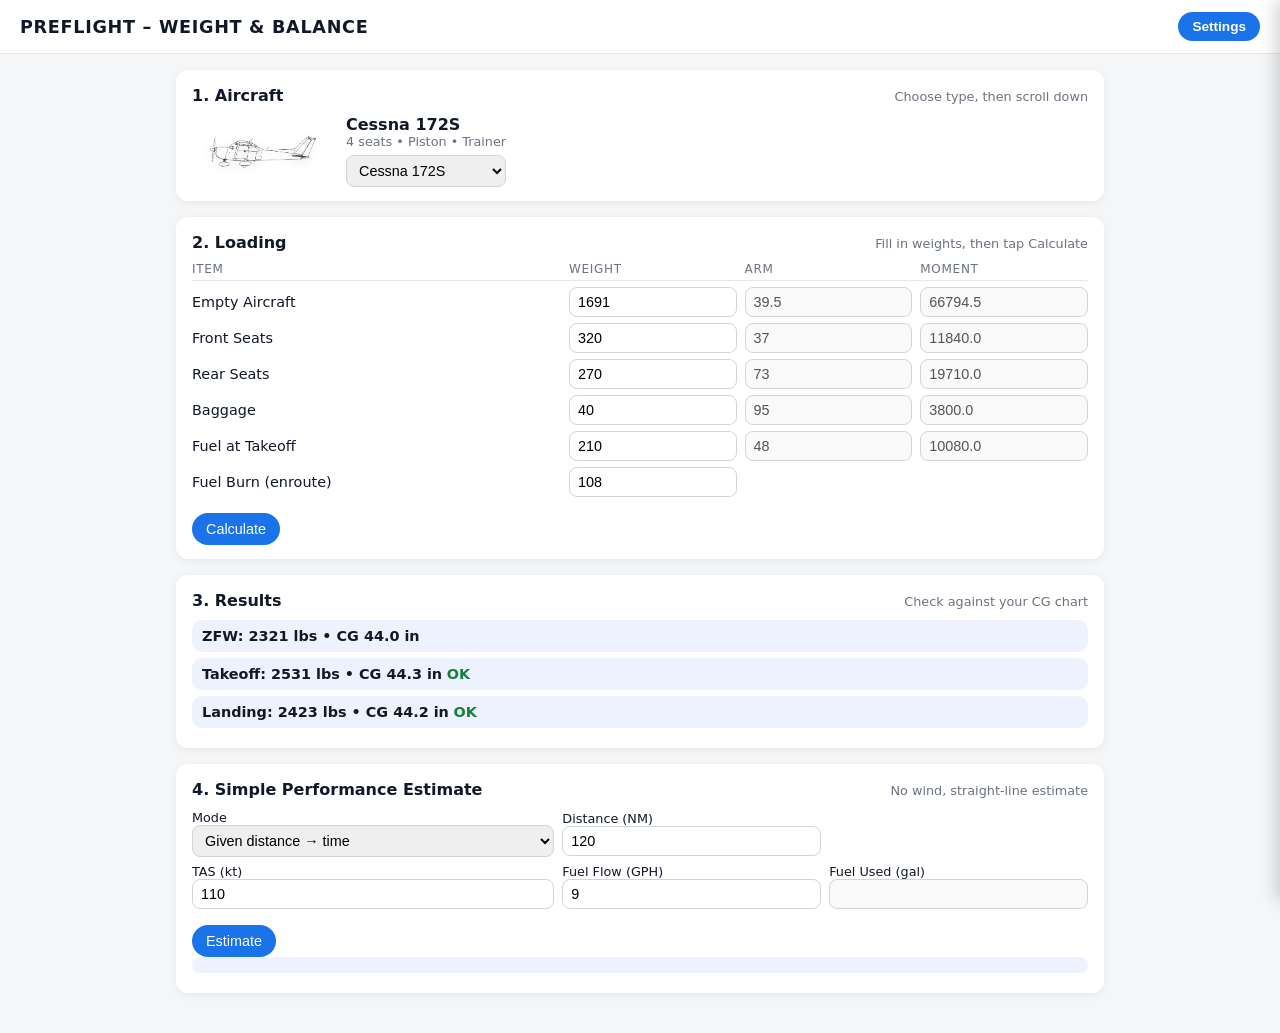
<file: index.html>
<!DOCTYPE html>
<html lang="en">
<head>
  <meta charset="UTF-8">
  <title>Preflight – Weight & Balance</title>
  <link rel="stylesheet" href="css/style.css">
</head>
<body>

<header>
  <h1>Preflight – Weight &amp; Balance</h1>
  <button id="settingsBtn">Settings</button>
</header>

<!-- SETTINGS DRAWER -->
<div id="settingsPanel">
  <div class="settings-header">
    <h2>Settings</h2>
    <button class="closeBtn" onclick="toggleSettings()">Close</button>
  </div>
  <div class="settings-panel-body">
    <div class="settings-section-title">Limits</div>
    <label>Max Takeoff Weight (lbs)</label>
    <input id="maxTO" type="number" value="2550">
    <label>Max Landing Weight (lbs)</label>
    <input id="maxLDG" type="number" value="2550">

    <div class="settings-section-title">Arms (inches aft of datum)</div>
    <label>Empty Aircraft</label><input id="arm_empty" type="number" value="39.5">
    <label id="label_arm_front">Front Seats</label><input id="arm_front" type="number" value="37.0">
    <label id="label_arm_rear">Rear Seats</label><input id="arm_rear" type="number" value="73.0">
    <label id="label_arm_bag">Baggage</label><input id="arm_bag" type="number" value="95.0">
    <label>Fuel</label><input id="arm_fuel" type="number" value="48.0">
  </div>
</div>

<div class="container">

  <!-- 1. AIRCRAFT -->
  <div class="card">
    <div class="card-header">
      <h2>1. Aircraft</h2>
      <span class="subtext">Choose type, then scroll down</span>
    </div>
    <div class="plane-wrap">
      <img id="planeImg" class="plane-img"
           src="CofG/Assets/cessna172outline.png"
           alt="Cessna 172 outline">
      <div>
        <div class="plane-name" id="planeName">Cessna 172S</div>
        <div class="plane-meta" id="planeMeta">4 seats • Piston • Trainer</div>
        <div style="margin-top:6px;">
          <select id="aircraft" onchange="loadAircraft()">
            <option value="172">Cessna 172S</option>
            <option value="lj45">Learjet 45</option>
          </select>
        </div>
      </div>
    </div>
  </div>

  <!-- 2. LOADING -->
  <div class="card">
    <div class="card-header">
      <h2>2. Loading</h2>
      <span class="subtext">Fill in weights, then tap Calculate</span>
    </div>

    <div class="grid-row grid-header">
      <div>Item</div><div>Weight</div><div>Arm</div><div>Moment</div>
    </div>

    <div class="grid-row">
      <div>Empty Aircraft</div>
      <input id="wt_empty" type="number" value="1691">
      <input id="arm_empty_disp" disabled>
      <input id="mom_empty" disabled>
    </div>

    <div class="grid-row">
      <div id="label_front_row">Front Seats</div>
      <input id="wt_front" type="number" value="320">
      <input id="arm_front_disp" disabled>
      <input id="mom_front" disabled>
    </div>

    <div class="grid-row" id="row_rear">
      <div id="label_rear_row">Rear Seats</div>
      <input id="wt_rear" type="number" value="270">
      <input id="arm_rear_disp" disabled>
      <input id="mom_rear" disabled>
    </div>

    <div class="grid-row" id="row_bag">
      <div id="label_bag_row">Baggage</div>
      <input id="wt_bag" type="number" value="40">
      <input id="arm_bag_disp" disabled>
      <input id="mom_bag" disabled>
    </div>

    <div class="grid-row">
      <div>Fuel at Takeoff</div>
      <input id="wt_fuel_to" type="number" value="210">
      <input id="arm_fuel_disp" disabled>
      <input id="mom_fuel_to" disabled>
    </div>

    <div class="grid-row">
      <div>Fuel Burn (enroute)</div>
      <input id="wt_fuel_burn" type="number" value="108">
      <div></div><div></div>
    </div>

    <button class="primary" onclick="calcWB()">Calculate</button>
  </div>

  <!-- 3. RESULTS -->
  <div class="card">
    <div class="card-header">
      <h2>3. Results</h2>
      <span class="subtext">Check against your CG chart</span>
    </div>
    <div class="result-box" id="zfwBox"></div>
    <div class="result-box" id="toBox"></div>
    <div class="result-box" id="ldgBox"></div>
  </div>

  <!-- 4. SIMPLE PERFORMANCE -->
  <div class="card">
    <div class="card-header">
      <h2>4. Simple Performance Estimate</h2>
      <span class="subtext">No wind, straight‑line estimate</span>
    </div>

    <div class="perf-grid">
      <div>
        <label class="small-label">Mode</label>
        <select id="perfMode" onchange="updatePerfMode()">
          <option value="distanceToTime">Given distance → time</option>
          <option value="timeToDistance">Given time → distance</option>
          <option value="fuelOnly">Given time → fuel only</option>
        </select>
      </div>
      <div id="perfDistanceWrap">
        <label class="small-label">Distance (NM)</label>
        <input id="perfDistance" type="number" value="120">
      </div>
      <div id="perfTimeWrap">
        <label class="small-label">Time (min)</label>
        <input id="perfTime" type="number" value="60">
      </div>
    </div>

    <div class="perf-grid">
      <div id="perfTASWrap">
        <label class="small-label">TAS (kt)</label>
        <input id="perfTAS" type="number" value="110">
      </div>
      <div>
        <label class="small-label">Fuel Flow (GPH)</label>
        <input id="perfFF" type="number" value="9">
      </div>
      <div>
        <label class="small-label">Fuel Used (gal)</label>
        <input id="perfFuelUsed" type="text" disabled>
      </div>
    </div>

    <button class="primary" onclick="calcPerf()">Estimate</button>
    <div class="result-box" id="perfBox"></div>
  </div>

</div>

<script src="js/app.js"></script>
</body>
</html>
</file>
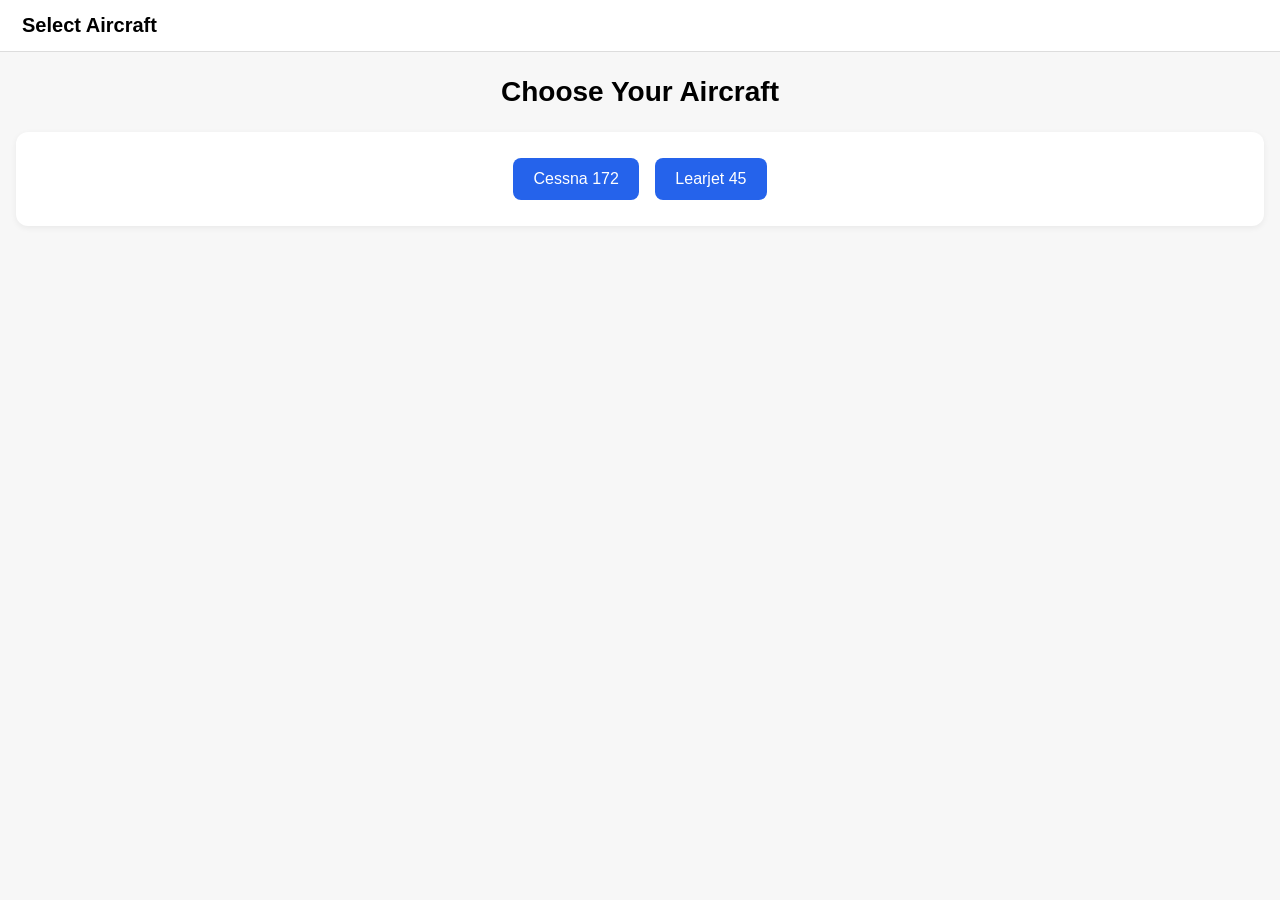
<file: docs/index.html>
<!DOCTYPE html>
<html lang="en">
<head>
    <meta charset="UTF-8">
    <title>Select Aircraft</title>
    <link rel="stylesheet" href="css/style.css">
</head>

<body>

    <div class="navbar">
        <div class="navbar-title">Select Aircraft</div>
        <div class="navbar-spacer"></div>
    </div>

    <div class="page-header">
        <h1>Choose Your Aircraft</h1>
    </div>

    <div class="card" style="text-align:center;">
        <a href="cessna172/index.html" class="button">Cessna 172</a>
        <a href="learjet45/index.html" class="button">Learjet 45</a>
    </div>

</body>
</html>
</file>
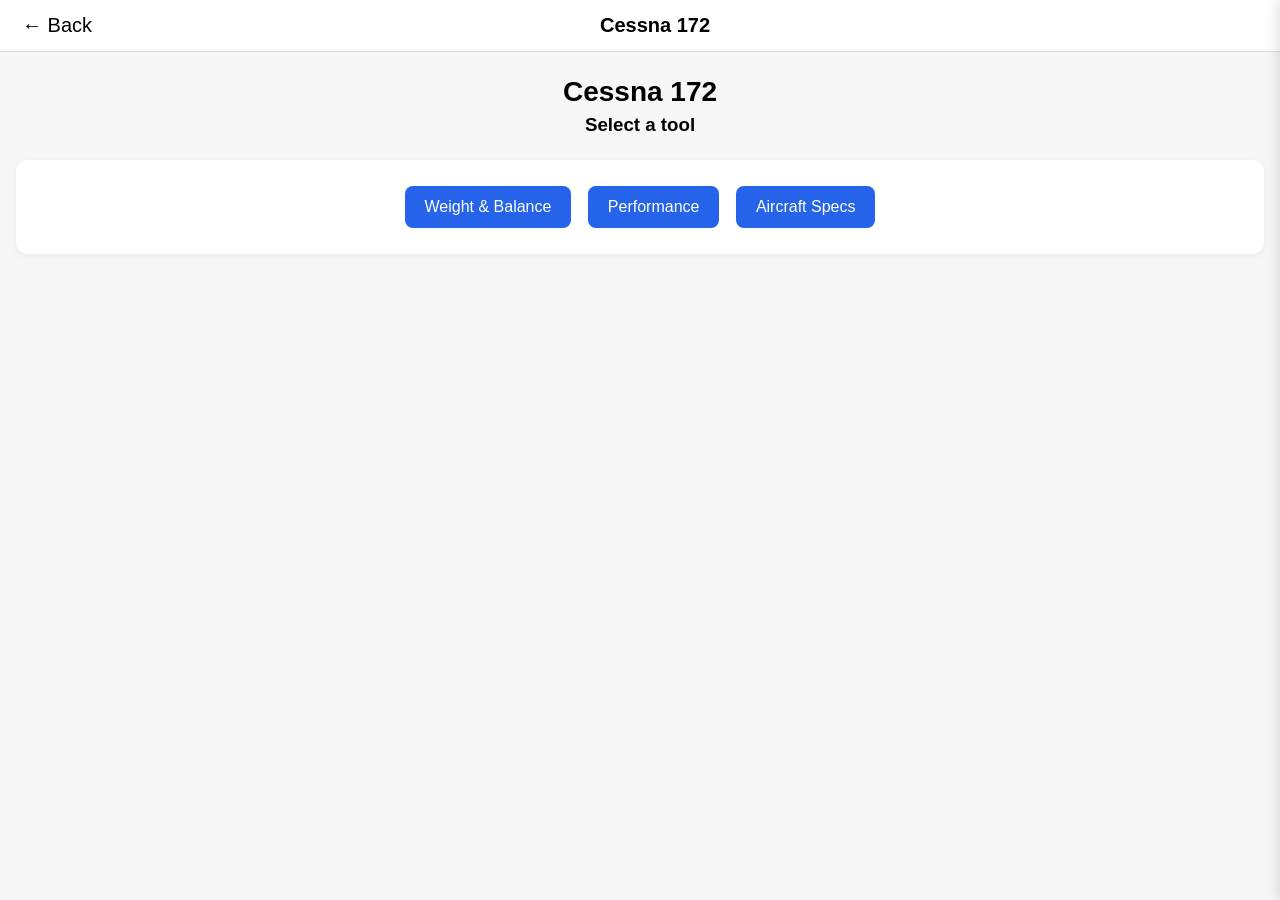
<file: docs/cessna172/index.html>
<!DOCTYPE html>
<html lang="en">
<head>
    <meta charset="UTF-8">
    <title>Cessna 172 – Home</title>
    <link rel="stylesheet" href="../css/style.css">
</head>

<body>

    <div class="navbar">
        <button class="nav-back" onclick="window.location.href='../index.html'">← Back</button>
        <div class="navbar-title">Cessna 172</div>
        <div class="navbar-spacer"></div>
    </div>

    <div class="page-header">
        <h1>Cessna 172</h1>
        <h3>Select a tool</h3>
    </div>

    <div class="card" style="text-align:center;">
        <a href="wb.html" class="button">Weight & Balance</a>
        <a href="perf.html" class="button">Performance</a>
        <a href="specs.html" class="button">Aircraft Specs</a>
    </div>

    <script src="../js/core.js"></script>
    <script src="../js/settings.js"></script>
</body>
</html>
</file>
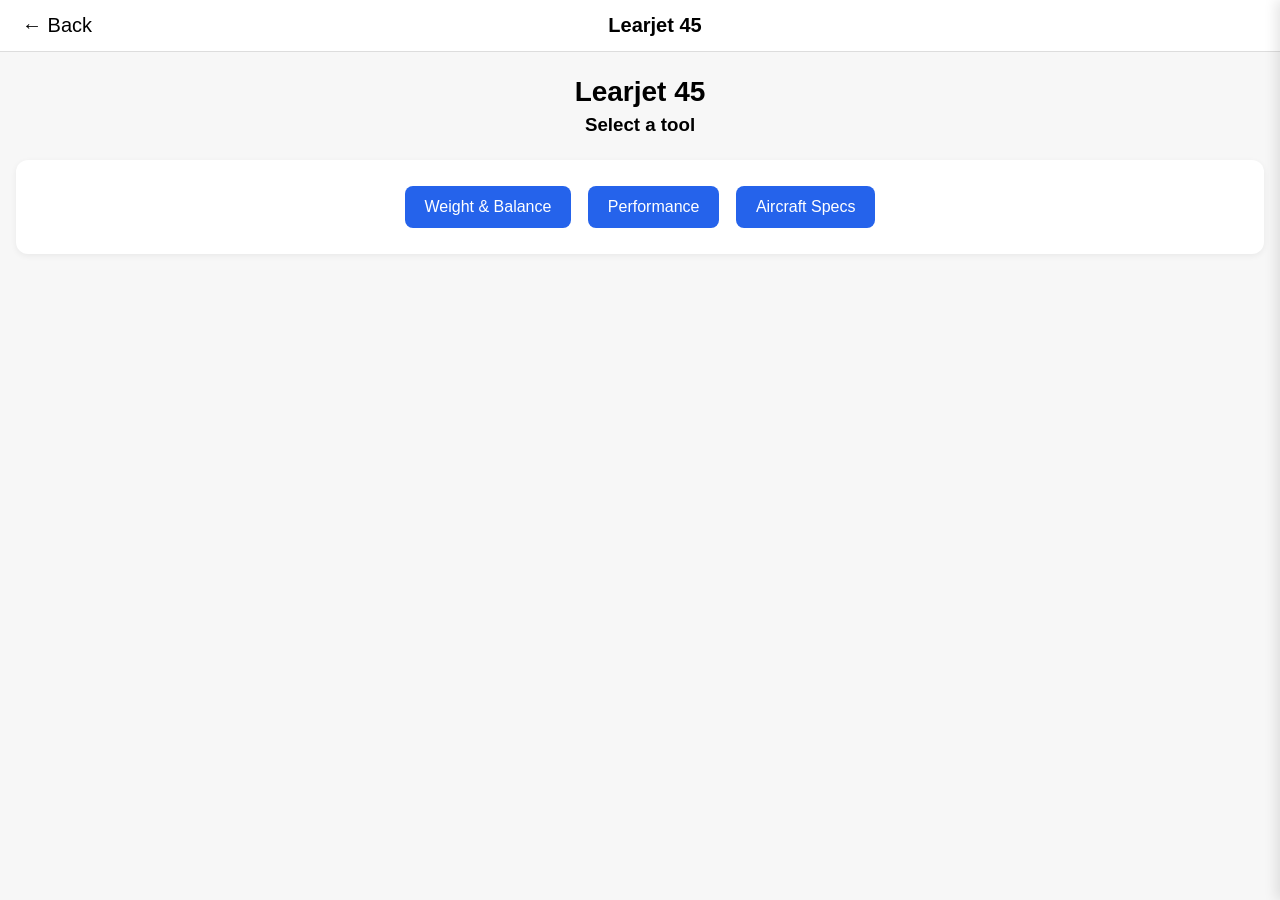
<file: docs/learjet45/index.html>
<!DOCTYPE html>
<html lang="en">
<head>
    <meta charset="UTF-8">
    <title>Learjet 45 – Home</title>
    <link rel="stylesheet" href="../css/style.css">
</head>

<body>

    <div class="navbar">
        <button class="nav-back" onclick="window.location.href='../index.html'">← Back</button>
        <div class="navbar-title">Learjet 45</div>
        <div class="navbar-spacer"></div>
    </div>

    <div class="page-header">
        <h1>Learjet 45</h1>
        <h3>Select a tool</h3>
    </div>

    <div class="card" style="text-align:center;">
        <a href="wb.html" class="button">Weight & Balance</a>
        <a href="perf.html" class="button">Performance</a>
        <a href="specs.html" class="button">Aircraft Specs</a>
    </div>

    <script src="../js/core.js"></script>
    <script src="../js/settings.js"></script>
</body>
</html>
</file>
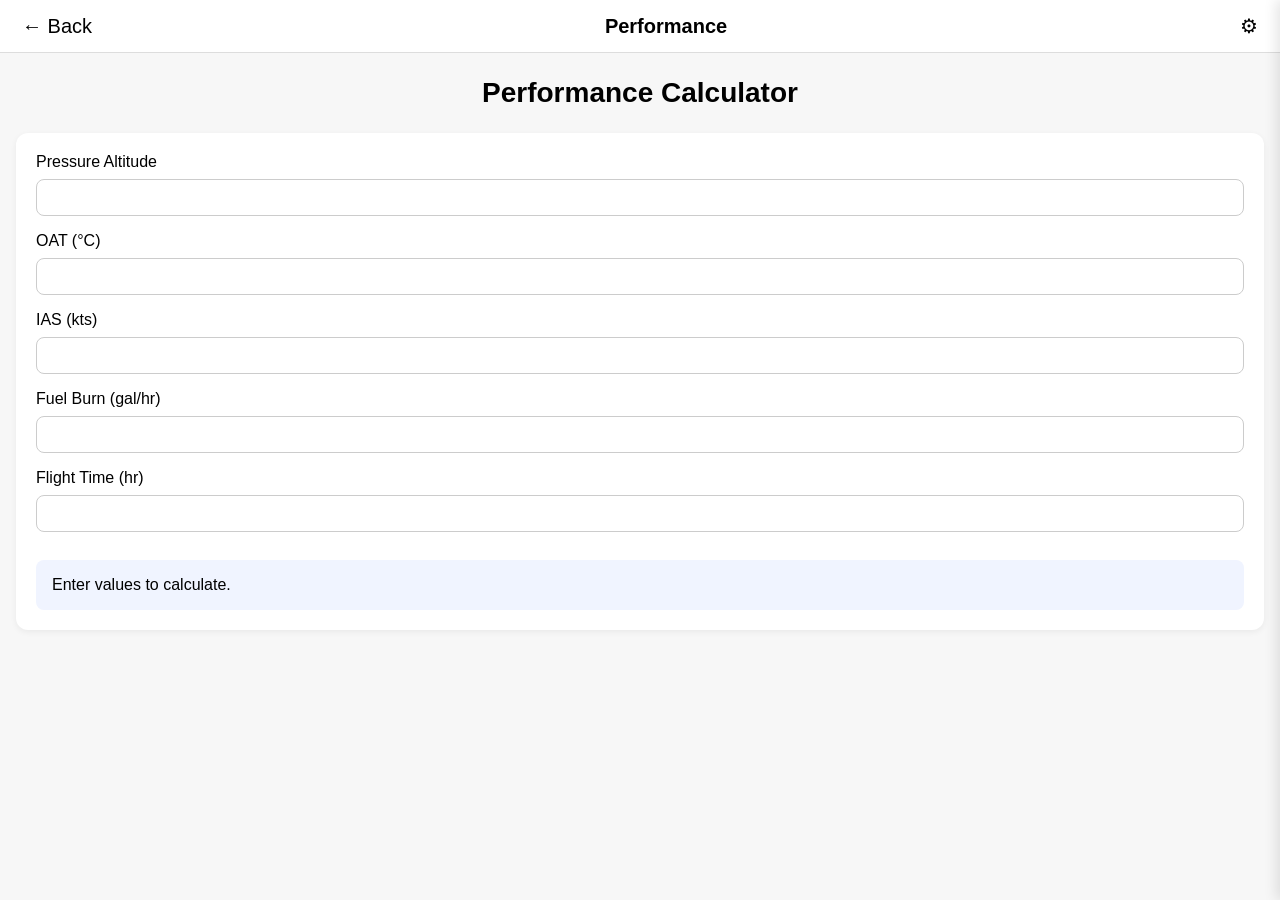
<file: docs/cessna172/perf.html>
<!DOCTYPE html>
<html lang="en">
<head>
    <meta charset="UTF-8">
    <title>C172 – Performance</title>
    <link rel="stylesheet" href="../css/style.css">
</head>

<body>

    <div class="navbar">
        <button class="nav-back" onclick="goBack()">← Back</button>
        <div class="navbar-title">Performance</div>
        <button class="nav-settings" onclick="openSettings()">⚙</button>
    </div>

    <div class="page-header">
        <h1>Performance Calculator</h1>
    </div>

    <div class="card">
        <label>Pressure Altitude</label>
        <input id="pressureAlt" type="number">

        <label>OAT (°C)</label>
        <input id="oat" type="number">

        <label>IAS (kts)</label>
        <input id="ias" type="number">

        <label>Fuel Burn (gal/hr)</label>
        <input id="fuelBurn" type="number">

        <label>Flight Time (hr)</label>
        <input id="flightTime" type="number">

        <div id="perfResults" class="result-box">Enter values to calculate.</div>
    </div>

    <script src="../js/core.js"></script>
    <script src="../js/settings.js"></script>
    <script src="../js/perf.js"></script>
</body>
</html>
</file>
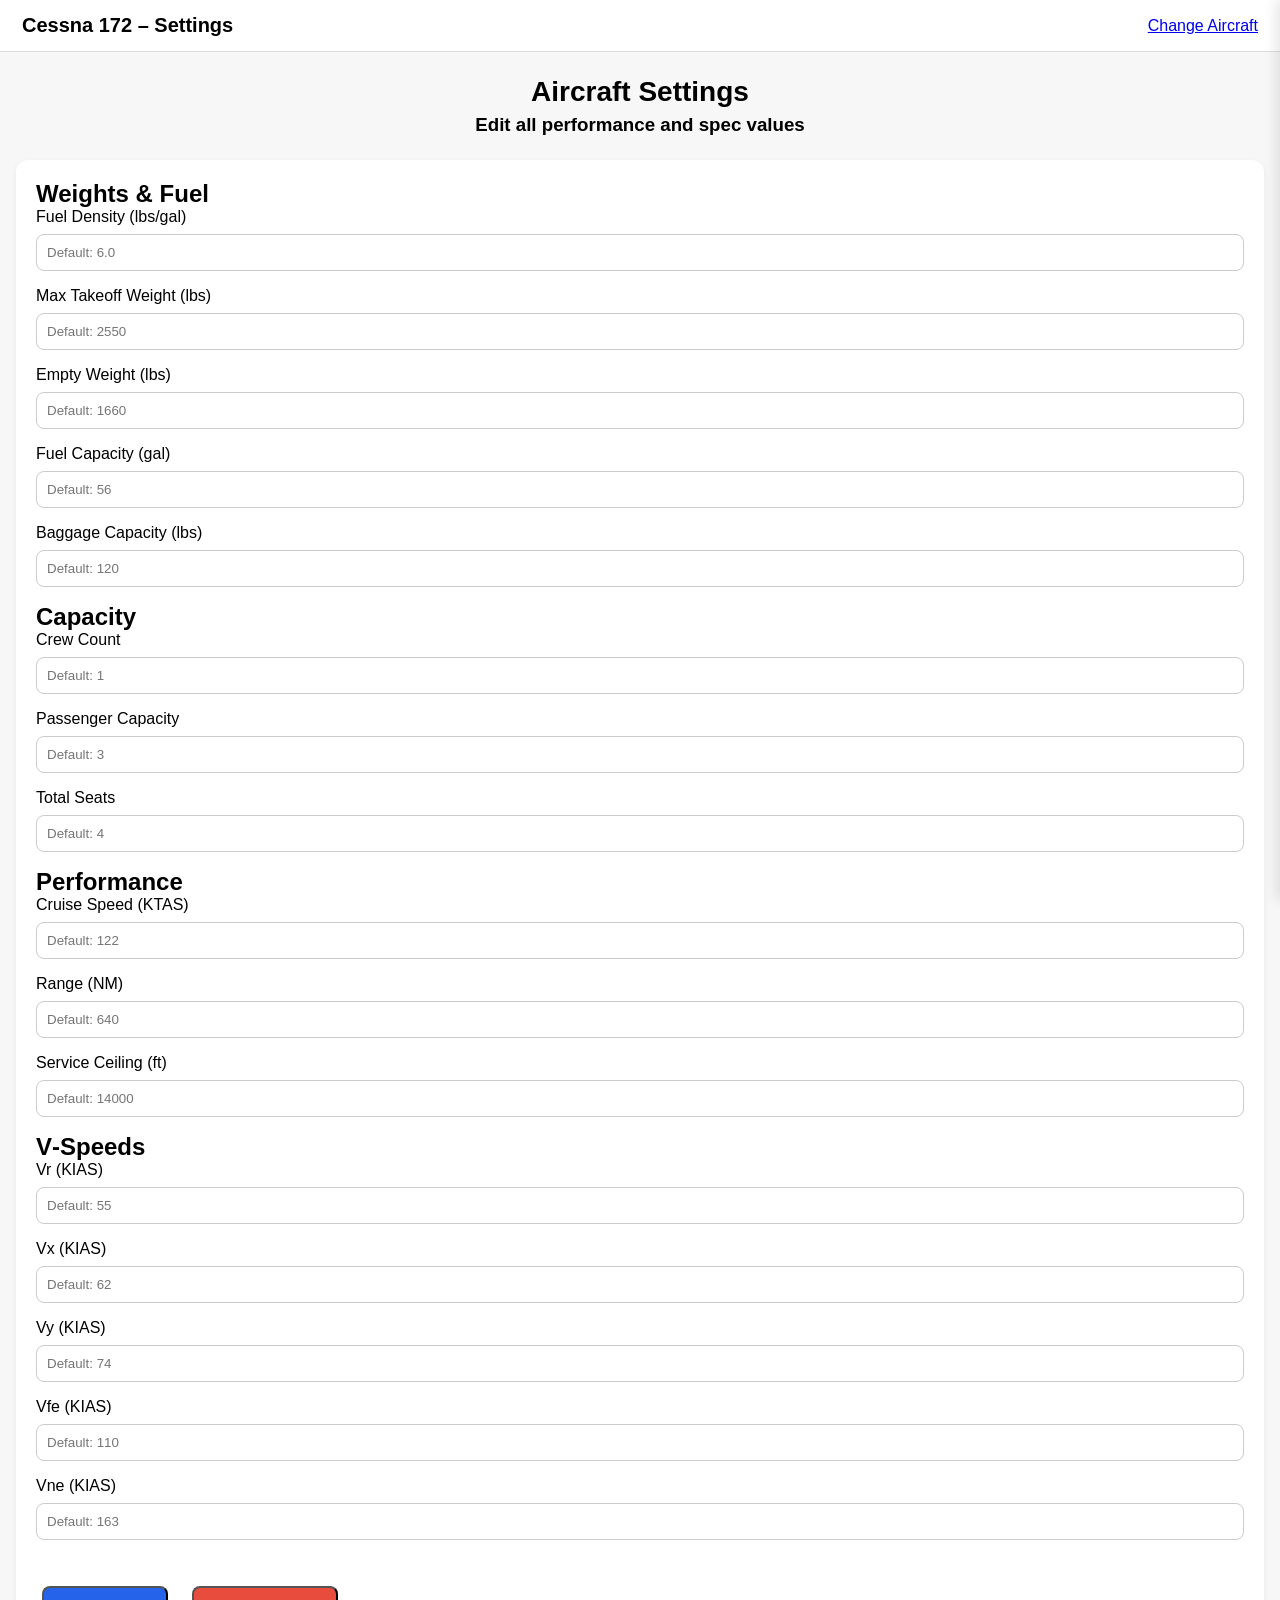
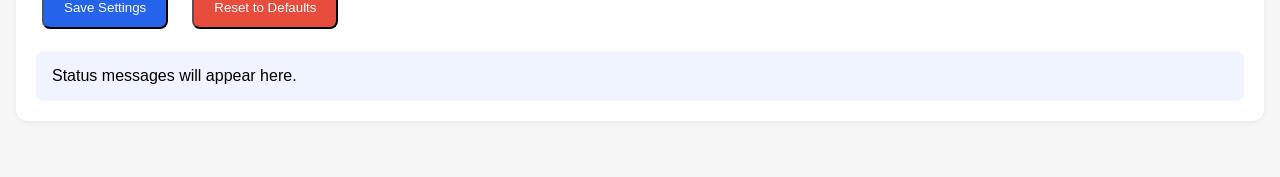
<file: docs/cessna172/settings.html>
<!DOCTYPE html>
<html lang="en">
<head>
    <meta charset="UTF-8">
    <title>Cessna 172 – Settings</title>
    <link rel="stylesheet" href="../css/style.css">
</head>

<body>

    <div class="navbar">
        <div class="navbar-title">Cessna 172 – Settings</div>
        <a href="../index.html">Change Aircraft</a>
    </div>

    <div class="page-header">
        <h1>Aircraft Settings</h1>
        <h3>Edit all performance and spec values</h3>
    </div>

    <div class="card">

        <h2>Weights & Fuel</h2>
        <label>Fuel Density (lbs/gal)</label>
        <input type="number" id="setFuelDensity" placeholder="Default: 6.0">

        <label>Max Takeoff Weight (lbs)</label>
        <input type="number" id="setMaxTOW" placeholder="Default: 2550">

        <label>Empty Weight (lbs)</label>
        <input type="number" id="setEmptyWeight" placeholder="Default: 1660">

        <label>Fuel Capacity (gal)</label>
        <input type="number" id="setFuelCapacity" placeholder="Default: 56">

        <label>Baggage Capacity (lbs)</label>
        <input type="number" id="setBaggageCapacity" placeholder="Default: 120">

        <h2>Capacity</h2>
        <label>Crew Count</label>
        <input type="number" id="setCrew" placeholder="Default: 1">

        <label>Passenger Capacity</label>
        <input type="number" id="setPassengers" placeholder="Default: 3">

        <label>Total Seats</label>
        <input type="number" id="setTotalSeats" placeholder="Default: 4">

        <h2>Performance</h2>
        <label>Cruise Speed (KTAS)</label>
        <input type="number" id="setCruise" placeholder="Default: 122">

        <label>Range (NM)</label>
        <input type="number" id="setRange" placeholder="Default: 640">

        <label>Service Ceiling (ft)</label>
        <input type="number" id="setCeiling" placeholder="Default: 14000">

        <h2>V‑Speeds</h2>
        <label>Vr (KIAS)</label>
        <input type="number" id="setVr" placeholder="Default: 55">

        <label>Vx (KIAS)</label>
        <input type="number" id="setVx" placeholder="Default: 62">

        <label>Vy (KIAS)</label>
        <input type="number" id="setVy" placeholder="Default: 74">

        <label>Vfe (KIAS)</label>
        <input type="number" id="setVfe" placeholder="Default: 110">

        <label>Vne (KIAS)</label>
        <input type="number" id="setVne" placeholder="Default: 163">

        <div style="margin-top:24px; display:flex; gap:12px; flex-wrap:wrap;">
            <button class="button" id="saveC172SettingsBtn" type="button">Save Settings</button>
            <button class="button" id="resetC172SettingsBtn" type="button" style="background:#e74c3c;">Reset to Defaults</button>
        </div>

        <div class="result-box" id="settingsStatus" style="margin-top:16px;">
            <p>Status messages will appear here.</p>
        </div>

    </div>
<script src="../js/core.js"></script>
<script src="../js/settings.js"></script>
</body>
</html>
</file>
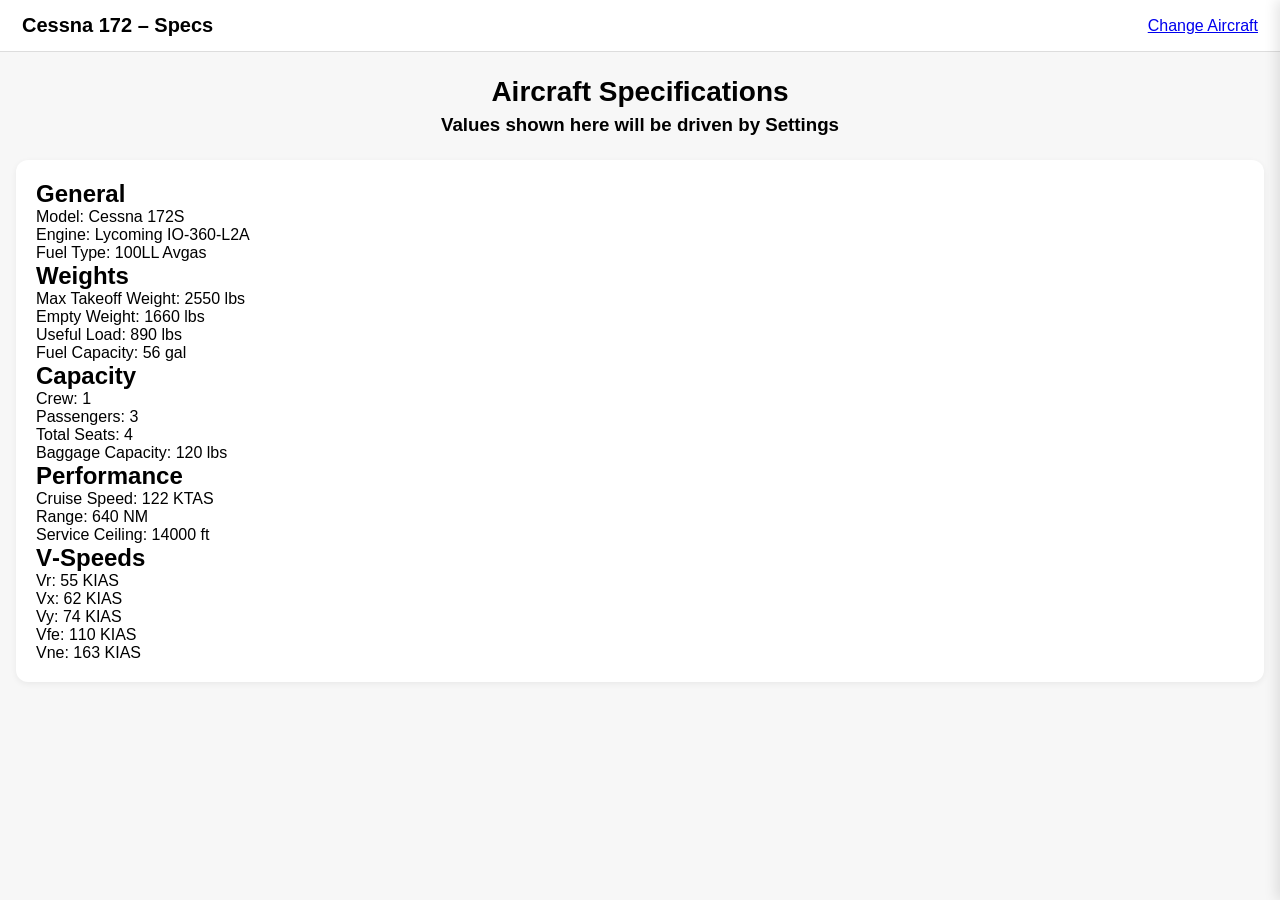
<file: docs/cessna172/specs.html>
<!DOCTYPE html>
<html lang="en">
<head>
    <meta charset="UTF-8">
    <title>Cessna 172 – Aircraft Specs</title>
    <link rel="stylesheet" href="../css/style.css">
</head>

<body>

    <div class="navbar">
        <div class="navbar-title">Cessna 172 – Specs</div>
        <a href="../index.html">Change Aircraft</a>
    </div>

    <div class="page-header">
        <h1>Aircraft Specifications</h1>
        <h3>Values shown here will be driven by Settings</h3>
    </div>

    <div class="card" id="specsCard">

        <h2>General</h2>
        <p>Model: <span id="specModel">Cessna 172S</span></p>
        <p>Engine: <span id="specEngine">Lycoming IO‑360‑L2A</span></p>
        <p>Fuel Type: <span id="specFuelType">100LL Avgas</span></p>

        <h2>Weights</h2>
        <p>Max Takeoff Weight: <span id="specMaxTOW">2550</span> lbs</p>
        <p>Empty Weight: <span id="specEmptyWeight">1660</span> lbs</p>
        <p>Useful Load: <span id="specUsefulLoad">890</span> lbs</p>
        <p>Fuel Capacity: <span id="specFuelCapacity">56</span> gal</p>

        <h2>Capacity</h2>
        <p>Crew: <span id="specCrew">1</span></p>
        <p>Passengers: <span id="specPassengers">3</span></p>
        <p>Total Seats: <span id="specTotalSeats">4</span></p>
        <p>Baggage Capacity: <span id="specBaggageCapacity">120</span> lbs</p>

        <h2>Performance</h2>
        <p>Cruise Speed: <span id="specCruise">122</span> KTAS</p>
        <p>Range: <span id="specRange">640</span> NM</p>
        <p>Service Ceiling: <span id="specCeiling">14000</span> ft</p>

        <h2>V‑Speeds</h2>
        <p>Vr: <span id="specVr">55</span> KIAS</p>
        <p>Vx: <span id="specVx">62</span> KIAS</p>
        <p>Vy: <span id="specVy">74</span> KIAS</p>
        <p>Vfe: <span id="specVfe">110</span> KIAS</p>
        <p>Vne: <span id="specVne">163</span> KIAS</p>

    </div>
<script src="../js/core.js"></script>
<script src="../js/specs.js"></script>
</body>
</html>
</file>
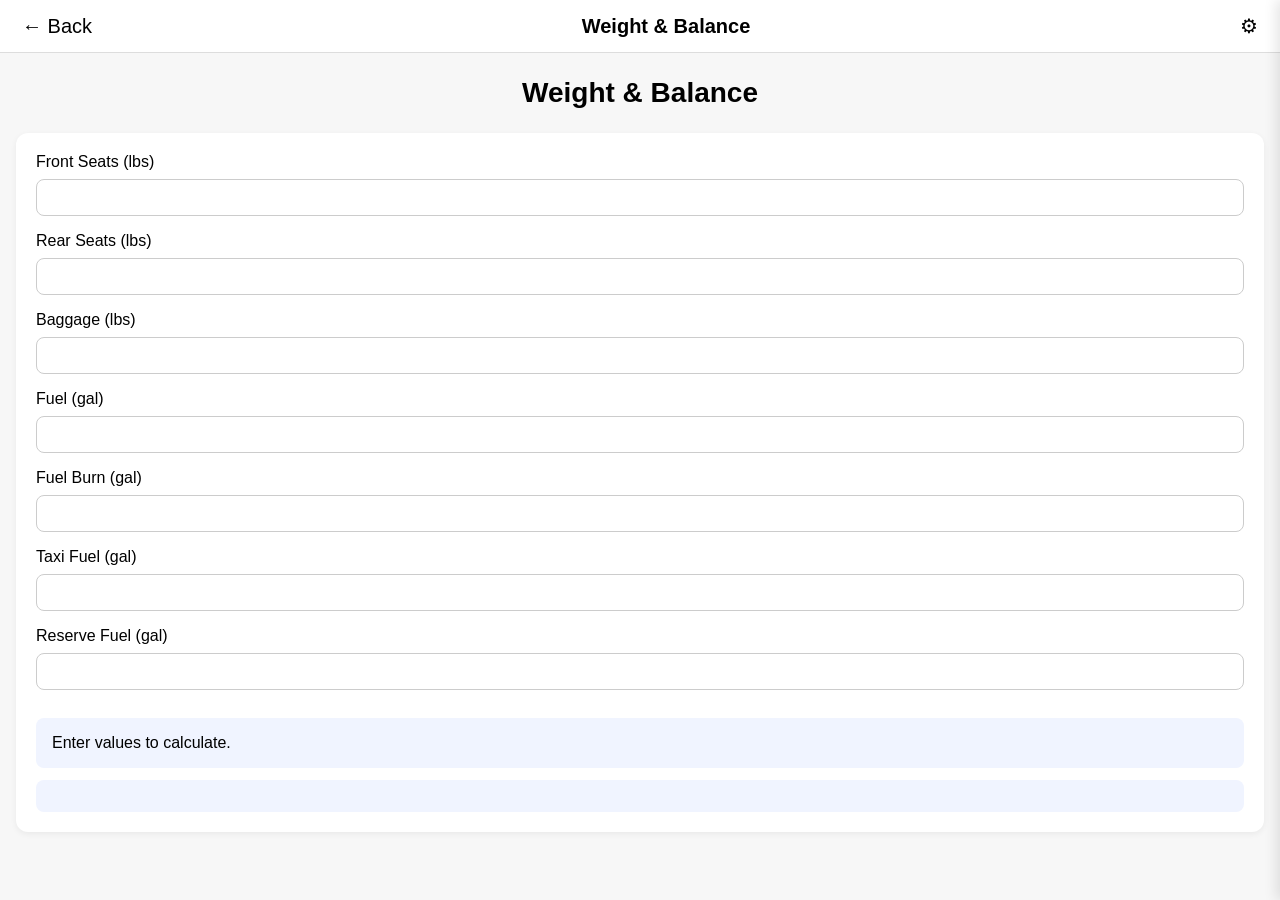
<file: docs/cessna172/wb.html>
<!DOCTYPE html>
<html lang="en">
<head>
    <meta charset="UTF-8">
    <title>C172 – Weight & Balance</title>
    <link rel="stylesheet" href="../css/style.css">
</head>

<body>

    <div class="navbar">
        <button class="nav-back" onclick="goBack()">← Back</button>
        <div class="navbar-title">Weight & Balance</div>
        <button class="nav-settings" onclick="openSettings()">⚙</button>
    </div>

    <div class="page-header">
        <h1>Weight & Balance</h1>
    </div>

    <div class="card">
        <label>Front Seats (lbs)</label>
        <input id="frontSeats" type="number">

        <label>Rear Seats (lbs)</label>
        <input id="rearSeats" type="number">

        <label>Baggage (lbs)</label>
        <input id="baggage" type="number">

        <label>Fuel (gal)</label>
        <input id="fuel" type="number">

        <label>Fuel Burn (gal)</label>
        <input id="fuelBurn" type="number">

        <label>Taxi Fuel (gal)</label>
        <input id="taxiFuel" type="number">

        <label>Reserve Fuel (gal)</label>
        <input id="reserveFuel" type="number">

        <div id="results" class="result-box">Enter values to calculate.</div>
        <div id="safeStatus" class="result-box"></div>
    </div>

    <script src="../js/core.js"></script>
    <script src="../js/settings.js"></script>
    <script src="../js/wb.js"></script>
</body>
</html>
</file>
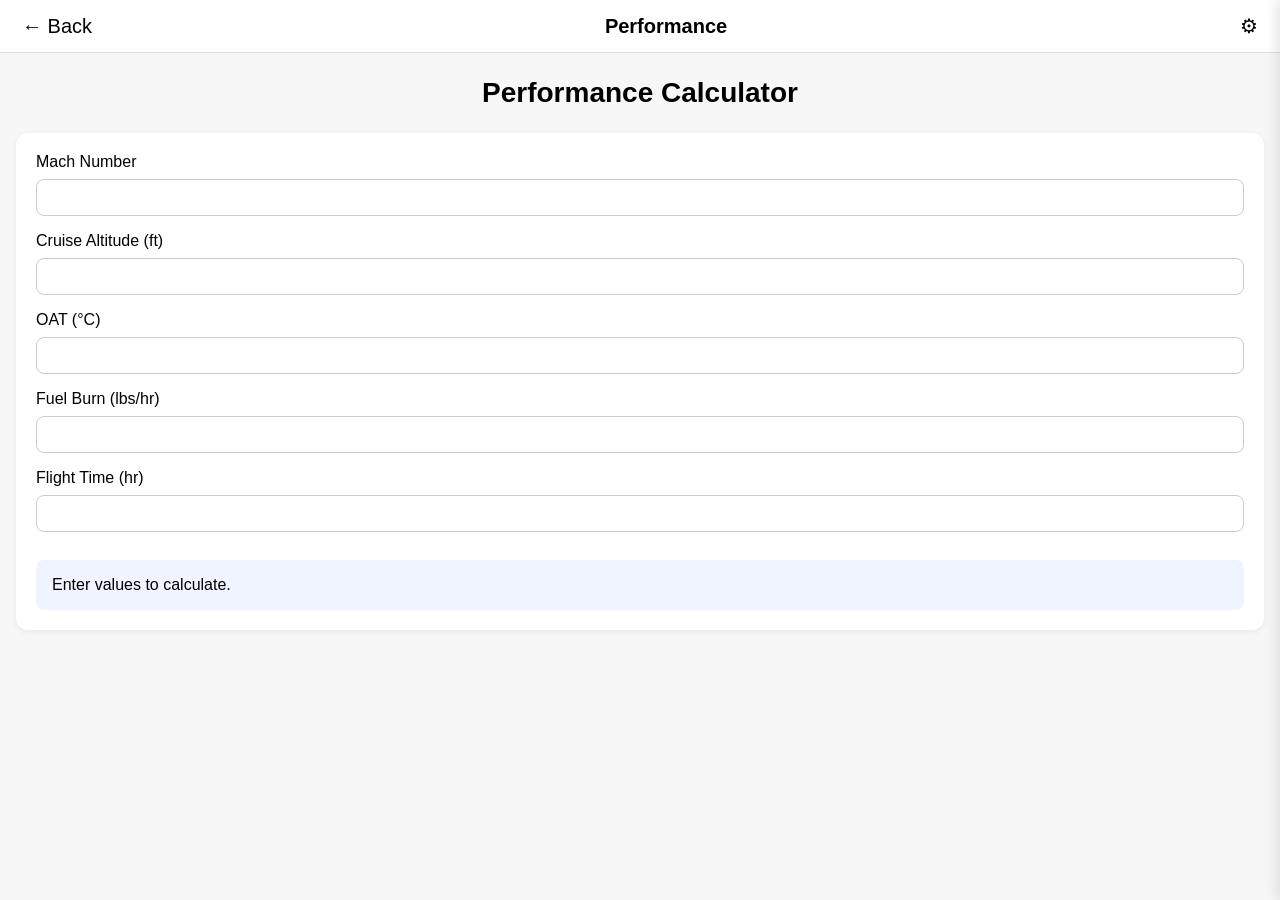
<file: docs/learjet45/perf.html>
<!DOCTYPE html>
<html lang="en">
<head>
    <meta charset="UTF-8">
    <title>LJ45 – Performance</title>
    <link rel="stylesheet" href="../css/style.css">
</head>

<body>

    <div class="navbar">
        <button class="nav-back" onclick="goBack()">← Back</button>
        <div class="navbar-title">Performance</div>
        <button class="nav-settings" onclick="openSettings()">⚙</button>
    </div>

    <div class="page-header">
        <h1>Performance Calculator</h1>
    </div>

    <div class="card">

        <label>Mach Number</label>
        <input id="mach" type="number">

        <label>Cruise Altitude (ft)</label>
        <input id="altitude" type="number">

        <label>OAT (°C)</label>
        <input id="oat" type="number">

        <label>Fuel Burn (lbs/hr)</label>
        <input id="fuelBurnLbs" type="number">

        <label>Flight Time (hr)</label>
        <input id="flightTime" type="number">

        <div id="ljPerfResults" class="result-box">Enter values to calculate.</div>

    </div>

    <script src="../js/core.js"></script>
    <script src="../js/settings.js"></script>
    <script src="../js/perf.js"></script>
</body>
</html>
</file>
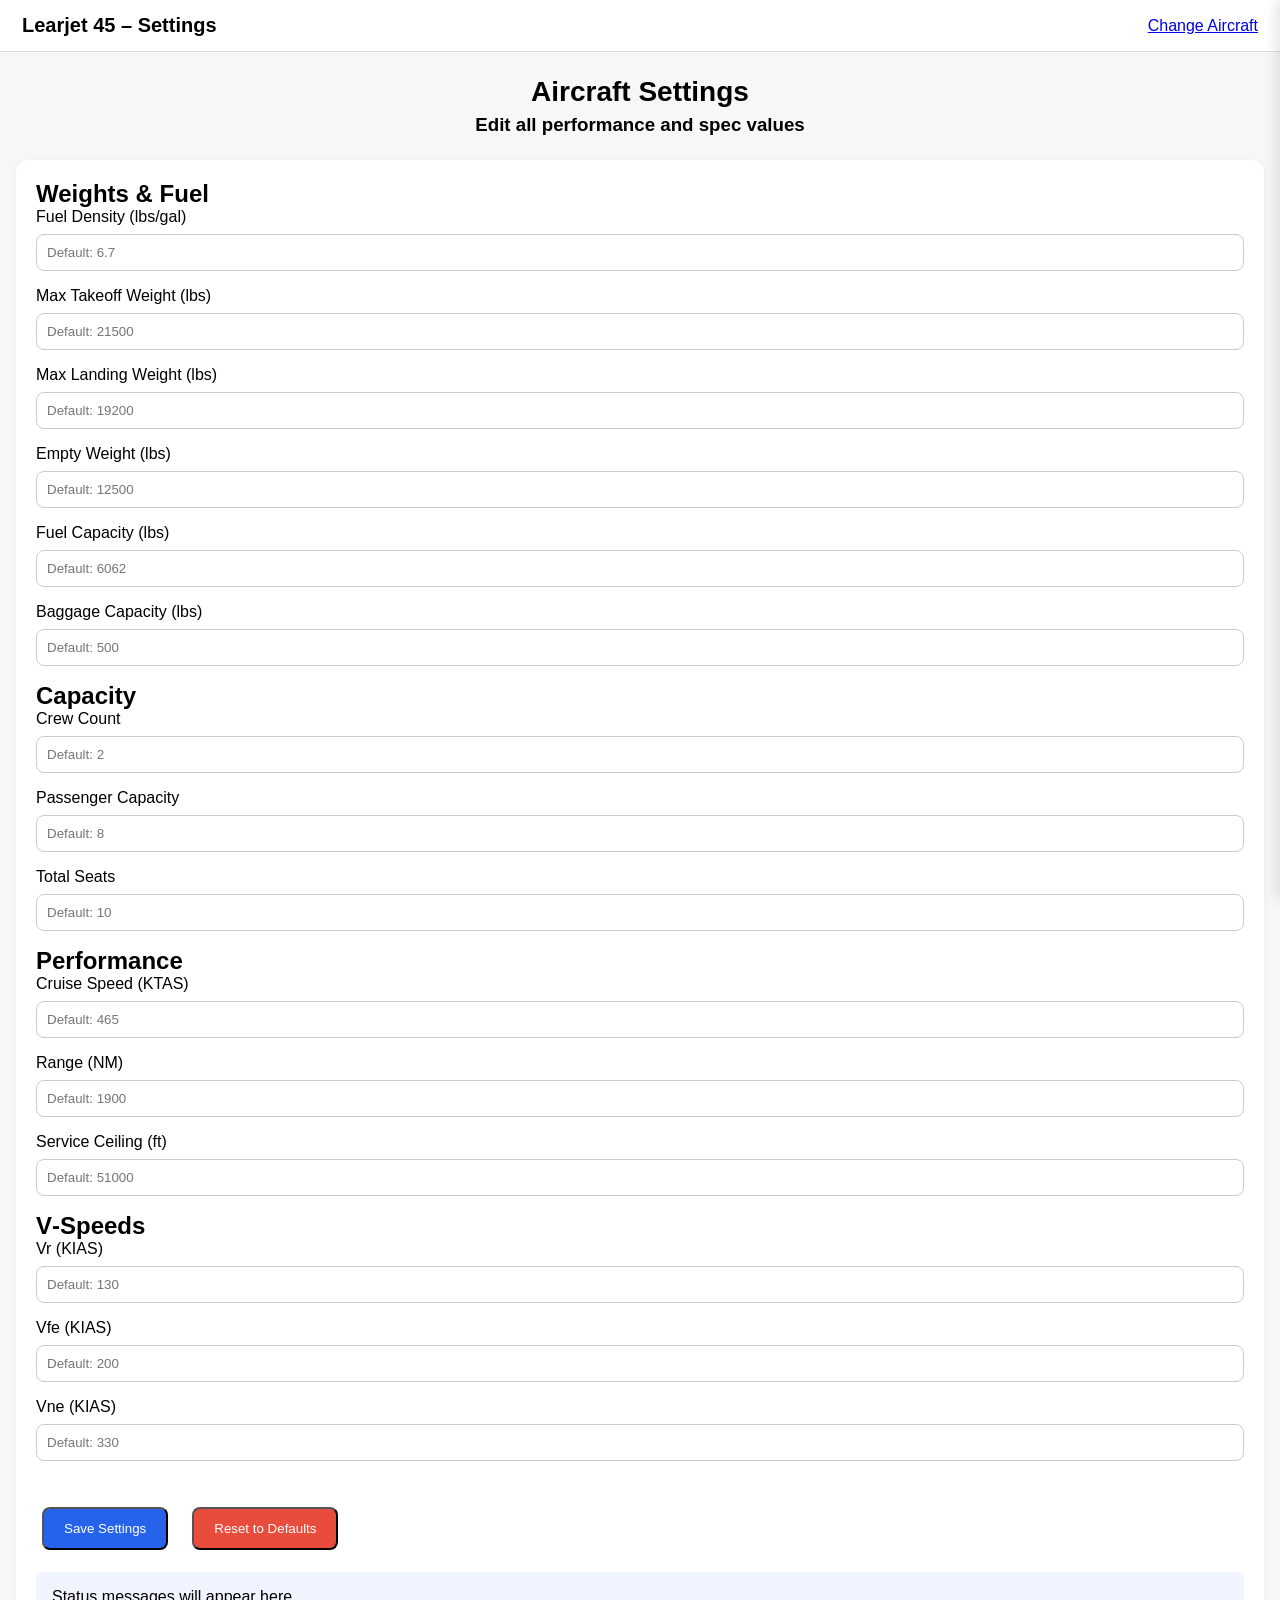
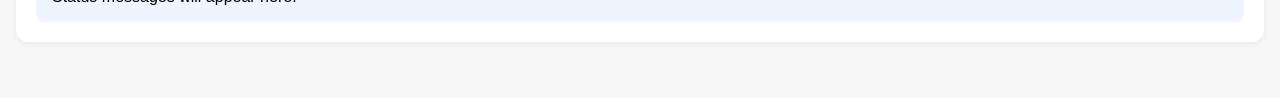
<file: docs/learjet45/settings.html>
<!DOCTYPE html>
<html lang="en">
<head>
    <meta charset="UTF-8">
    <title>Learjet 45 – Settings</title>
    <link rel="stylesheet" href="../css/style.css">
</head>

<body>

    <div class="navbar">
        <div class="navbar-title">Learjet 45 – Settings</div>
        <a href="../index.html">Change Aircraft</a>
    </div>

    <div class="page-header">
        <h1>Aircraft Settings</h1>
        <h3>Edit all performance and spec values</h3>
    </div>

    <div class="card">

        <h2>Weights & Fuel</h2>
        <label>Fuel Density (lbs/gal)</label>
        <input type="number" id="setFuelDensity" placeholder="Default: 6.7">

        <label>Max Takeoff Weight (lbs)</label>
        <input type="number" id="setMaxTOW" placeholder="Default: 21500">

        <label>Max Landing Weight (lbs)</label>
        <input type="number" id="setMaxLW" placeholder="Default: 19200">

        <label>Empty Weight (lbs)</label>
        <input type="number" id="setEmptyWeight" placeholder="Default: 12500">

        <label>Fuel Capacity (lbs)</label>
        <input type="number" id="setFuelCapacity" placeholder="Default: 6062">

        <label>Baggage Capacity (lbs)</label>
        <input type="number" id="setBaggageCapacity" placeholder="Default: 500">

        <h2>Capacity</h2>
        <label>Crew Count</label>
        <input type="number" id="setCrew" placeholder="Default: 2">

        <label>Passenger Capacity</label>
        <input type="number" id="setPassengers" placeholder="Default: 8">

        <label>Total Seats</label>
        <input type="number" id="setTotalSeats" placeholder="Default: 10">

        <h2>Performance</h2>
        <label>Cruise Speed (KTAS)</label>
        <input type="number" id="setCruise" placeholder="Default: 465">

        <label>Range (NM)</label>
        <input type="number" id="setRange" placeholder="Default: 1900">

        <label>Service Ceiling (ft)</label>
        <input type="number" id="setCeiling" placeholder="Default: 51000">

        <h2>V‑Speeds</h2>
        <label>Vr (KIAS)</label>
        <input type="number" id="setVr" placeholder="Default: 130">

        <label>Vfe (KIAS)</label>
        <input type="number" id="setVfe" placeholder="Default: 200">

        <label>Vne (KIAS)</label>
        <input type="number" id="setVne" placeholder="Default: 330">

        <div style="margin-top:24px; display:flex; gap:12px; flex-wrap:wrap;">
            <button class="button" id="saveLJ45SettingsBtn" type="button">Save Settings</button>
            <button class="button" id="resetLJ45SettingsBtn" type="button" style="background:#e74c3c;">Reset to Defaults</button>
        </div>

        <div class="result-box" id="settingsStatus" style="margin-top:16px;">
            <p>Status messages will appear here.</p>
        </div>

    </div>

    <script src="../js/core.js"></script>
    <script src="../js/settings.js"></script>
</body>
</html>
</file>
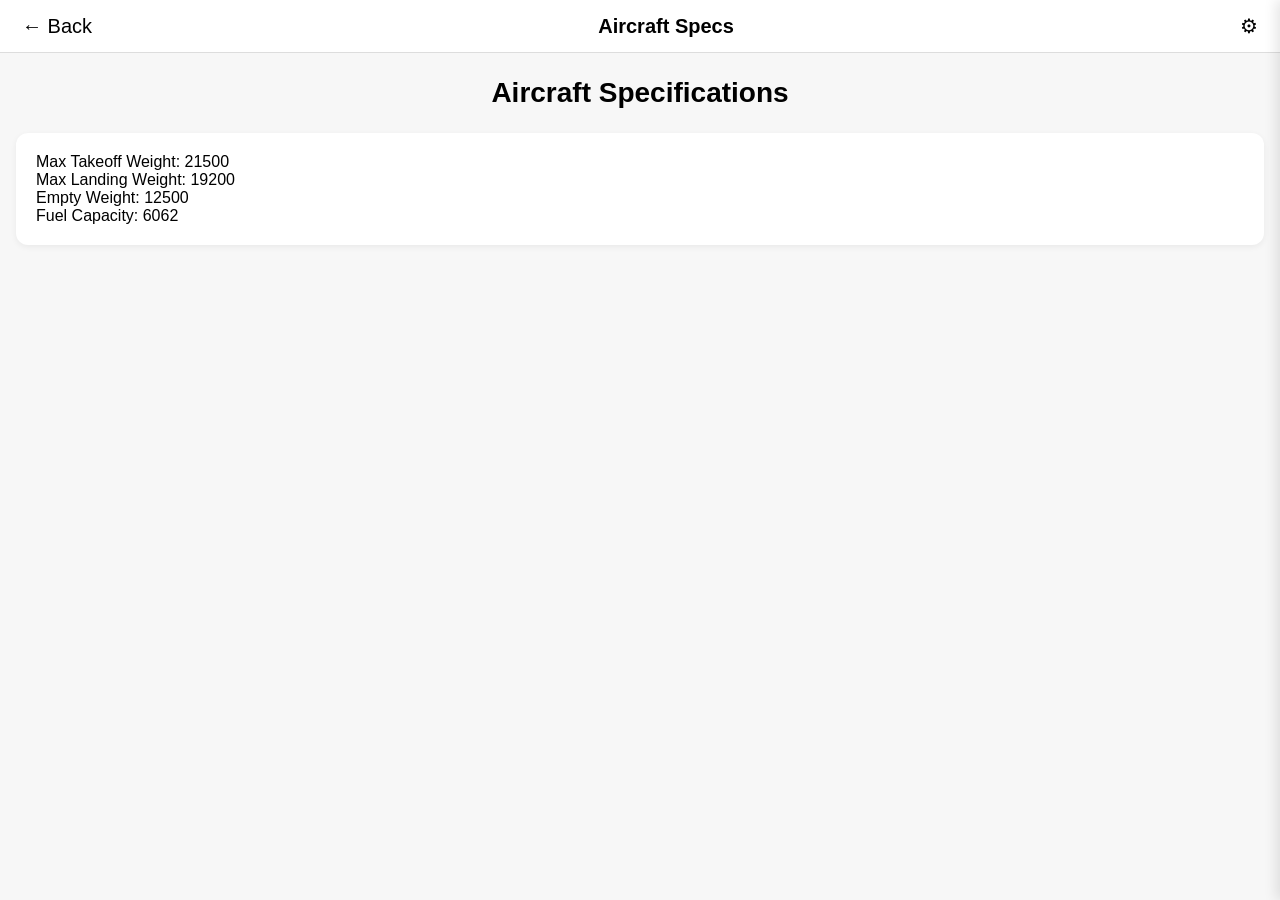
<file: docs/learjet45/specs.html>
<!DOCTYPE html>
<html lang="en">
<head>
    <meta charset="UTF-8">
    <title>LJ45 – Specs</title>
    <link rel="stylesheet" href="../css/style.css">
</head>

<body>

    <div class="navbar">
        <button class="nav-back" onclick="goBack()">← Back</button>
        <div class="navbar-title">Aircraft Specs</div>
        <button class="nav-settings" onclick="openSettings()">⚙</button>
    </div>

    <div class="page-header">
        <h1>Aircraft Specifications</h1>
    </div>

    <div class="card">
        <p>Max Takeoff Weight: <span id="specMaxTOW"></span></p>
        <p>Max Landing Weight: <span id="specMaxLW"></span></p>
        <p>Empty Weight: <span id="specEmptyWeight"></span></p>
        <p>Fuel Capacity: <span id="specFuelCapacity"></span></p>
    </div>

    <script src="../js/core.js"></script>
    <script src="../js/settings.js"></script>
    <script src="../js/specs.js"></script>
</body>
</html>
</file>
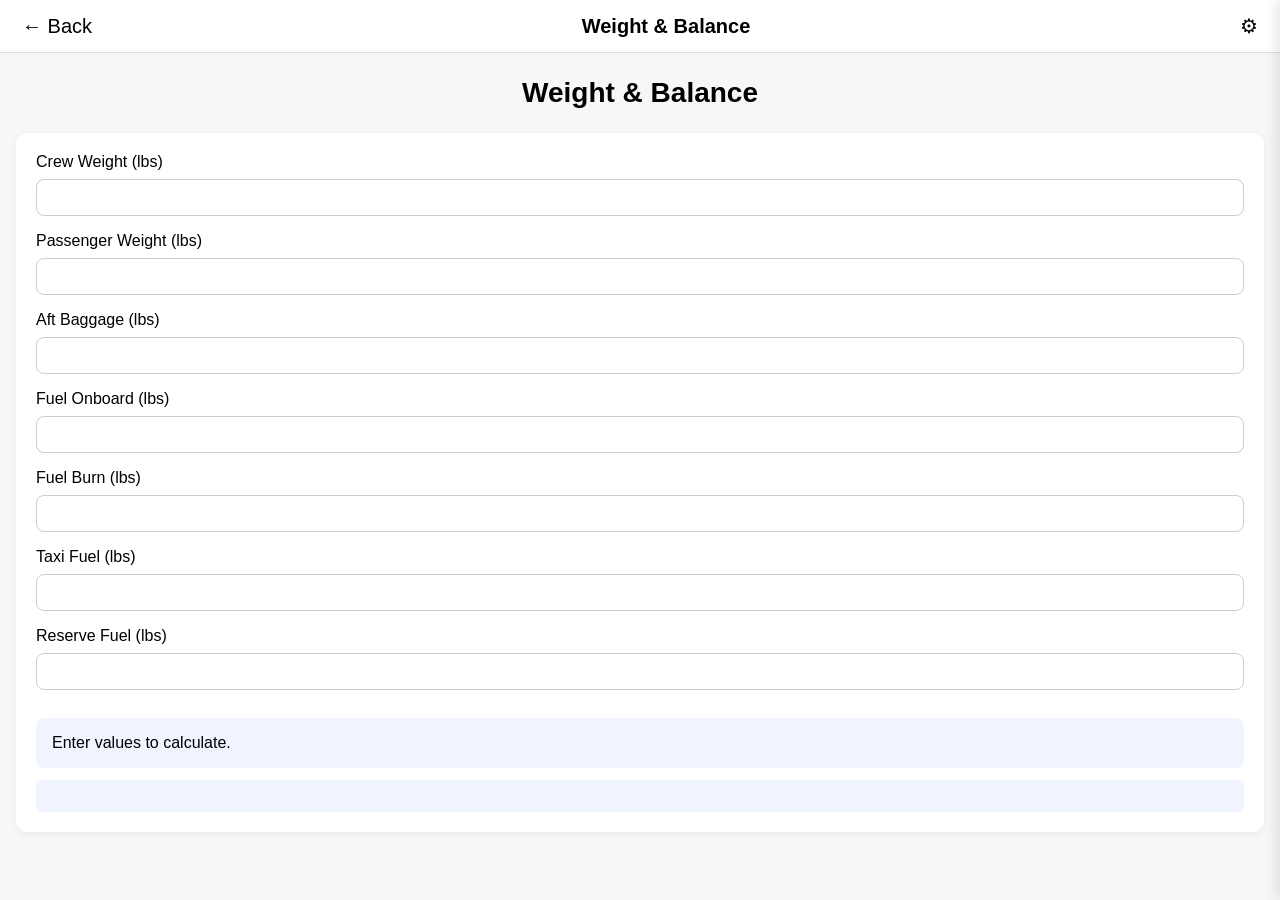
<file: docs/learjet45/wb.html>
<!DOCTYPE html>
<html lang="en">
<head>
    <meta charset="UTF-8">
    <title>LJ45 – Weight & Balance</title>
    <link rel="stylesheet" href="../css/style.css">
</head>

<body>

    <div class="navbar">
        <button class="nav-back" onclick="goBack()">← Back</button>
        <div class="navbar-title">Weight & Balance</div>
        <button class="nav-settings" onclick="openSettings()">⚙</button>
    </div>

    <div class="page-header">
        <h1>Weight & Balance</h1>
    </div>

    <div class="card">

        <label>Crew Weight (lbs)</label>
        <input id="frontCrew" type="number">

        <label>Passenger Weight (lbs)</label>
        <input id="passengers" type="number">

        <label>Aft Baggage (lbs)</label>
        <input id="aftBaggage" type="number">

        <label>Fuel Onboard (lbs)</label>
        <input id="fuelLbs" type="number">

        <label>Fuel Burn (lbs)</label>
        <input id="fuelBurnLbs" type="number">

        <label>Taxi Fuel (lbs)</label>
        <input id="taxiFuel" type="number">

        <label>Reserve Fuel (lbs)</label>
        <input id="reserveFuel" type="number">

        <div id="ljResults" class="result-box">Enter values to calculate.</div>
        <div id="safeStatus" class="result-box"></div>

    </div>

    <script src="../js/core.js"></script>
    <script src="../js/settings.js"></script>
    <script src="../js/wb.js"></script>
</body>
</html>
</file>
<file: css/style.css>
:root {
  --primary: #1a73e8;
  --bg: #f5f6f8;
  --card-bg: #ffffff;
  --radius: 12px;
  --shadow: 0 2px 10px rgba(0,0,0,0.06);
  --text-muted: #6b7280;
}
* { box-sizing: border-box; }
body {
  margin: 0;
  font-family: system-ui, -apple-system, BlinkMacSystemFont, "Segoe UI", sans-serif;
  background: var(--bg);
  color: #111827;
}
header {
  background: #ffffff;
  border-bottom: 1px solid #e5e7eb;
  padding: 12px 20px;
  display: flex;
  justify-content: space-between;
  align-items: center;
  position: sticky;
  top: 0;
  z-index: 10;
}
header h1 {
  margin: 0;
  font-size: 1.1rem;
  letter-spacing: 0.04em;
  text-transform: uppercase;
  color: #111827;
}
header button {
  background: var(--primary);
  color: #fff;
  border: none;
  padding: 7px 14px;
  border-radius: 999px;
  font-weight: 600;
  cursor: pointer;
  font-size: 0.85rem;
}
.container {
  max-width: 960px;
  margin: 16px auto 40px;
  padding: 0 16px;
}
.card {
  background: var(--card-bg);
  border-radius: var(--radius);
  box-shadow: var(--shadow);
  padding: 16px 16px 14px;
  margin-bottom: 16px;
}
.card-header {
  display: flex;
  justify-content: space-between;
  align-items: baseline;
  margin-bottom: 10px;
}
.card-header h2 {
  margin: 0;
  font-size: 1rem;
}
.subtext {
  font-size: 0.8rem;
  color: var(--text-muted);
}
select, input {
  width: 100%;
  padding: 6px 8px;
  border-radius: 8px;
  border: 1px solid #d1d5db;
  font-size: 0.9rem;
}
select:focus, input:focus {
  outline: 2px solid var(--primary);
  outline-offset: 1px;
  border-color: transparent;
}
button.primary {
  background: var(--primary);
  color: #fff;
  border: none;
  padding: 8px 14px;
  border-radius: 999px;
  cursor: pointer;
  font-size: 0.9rem;
  margin-top: 10px;
}
.grid-row {
  display: grid;
  grid-template-columns: 2.2fr 1fr 1fr 1fr;
  gap: 8px;
  align-items: center;
  margin-bottom: 6px;
  font-size: 0.9rem;
}
.grid-header {
  font-size: 0.75rem;
  text-transform: uppercase;
  letter-spacing: 0.06em;
  color: var(--text-muted);
  border-bottom: 1px solid #e5e7eb;
  padding-bottom: 4px;
  margin-bottom: 6px;
}
.result-box {
  background: #eef2ff;
  border-radius: 10px;
  padding: 8px 10px;
  font-size: 0.9rem;
  margin-bottom: 6px;
}
.result-label {
  font-weight: 600;
}
.result-warn {
  color: #b91c1c;
  font-weight: 600;
}
.result-ok {
  color: #15803d;
  font-weight: 600;
}

/* Plane display */
.plane-wrap {
  display: flex;
  align-items: center;
  gap: 14px;
}
.plane-img {
  width: 140px;
  height: auto;
  object-fit: contain;
  filter: drop-shadow(0 2px 4px rgba(0,0,0,0.25));
}
.plane-name {
  font-weight: 600;
}
.plane-meta {
  font-size: 0.8rem;
  color: var(--text-muted);
}

/* Settings drawer */
#settingsPanel {
  position: fixed;
  top: 0;
  right: -380px;
  width: 380px;
  height: 100vh;
  background: #ffffff;
  box-shadow: -4px 0 16px rgba(0,0,0,0.18);
  padding: 18px 18px 30px;
  transition: right 0.28s ease-out;
  z-index: 50;
  display: flex;
  flex-direction: column;
}
#settingsPanel.open {
  right: 0;
}
.settings-header {
  display: flex;
  justify-content: space-between;
  align-items: center;
  margin-bottom: 10px;
}
.settings-header h2 {
  margin: 0;
  font-size: 1rem;
}
.closeBtn {
  background: #e5e7eb;
  border: none;
  border-radius: 999px;
  padding: 4px 10px;
  font-size: 0.8rem;
  cursor: pointer;
}
.settings-section-title {
  margin-top: 12px;
  margin-bottom: 4px;
  font-size: 0.8rem;
  text-transform: uppercase;
  letter-spacing: 0.08em;
  color: var(--text-muted);
}
.settings-panel-body {
  overflow-y: auto;
  padding-right: 4px;
}
.settings-panel-body label {
  font-size: 0.8rem;
  display: block;
  margin-top: 6px;
  margin-bottom: 2px;
}

/* Performance card */
.perf-grid {
  display: grid;
  grid-template-columns: 1.4fr 1fr 1fr;
  gap: 8px;
  align-items: center;
  margin-bottom: 6px;
  font-size: 0.9rem;
}
.small-label {
  font-size: 0.8rem;
}

/* Responsive */
@media (max-width: 720px) {
  .grid-row {
    grid-template-columns: 1.8fr 1fr 1fr 1fr;
  }
  #settingsPanel {
    width: 100%;
    right: -100%;
  }
}
</file>
<file: docs/css/style.css>
/* ---------- GLOBAL RESET ---------- */
* {
    margin: 0;
    padding: 0;
    box-sizing: border-box;
    font-family: Inter, sans-serif;
}

body {
    background: #f7f7f7;
    padding-bottom: 40px;
}

/* ---------- NAVBAR ---------- */
.navbar {
    display: flex;
    justify-content: space-between;
    align-items: center;
    padding: 14px 22px;
    background: white;
    border-bottom: 1px solid #ddd;
}

.navbar-title {
    font-size: 20px;
    font-weight: 600;
}

.nav-back, .nav-settings {
    background: none;
    border: none;
    font-size: 20px;
    cursor: pointer;
}

.navbar-spacer {
    width: 40px;
}

/* ---------- PAGE HEADER ---------- */
.page-header {
    text-align: center;
    margin: 24px 0;
}

.page-header h1 {
    font-size: 28px;
    margin-bottom: 6px;
}

/* ---------- CARDS ---------- */
.card {
    background: white;
    padding: 20px;
    margin: 16px;
    border-radius: 12px;
    box-shadow: 0 2px 6px rgba(0,0,0,0.06);
}

/* ---------- BUTTONS ---------- */
.button {
    display: inline-block;
    padding: 12px 20px;
    background: #2563eb;
    color: white;
    border-radius: 8px;
    text-decoration: none;
    margin: 6px;
    font-weight: 500;
}

.button:hover {
    background: #1e4fc7;
}

/* ---------- INPUTS ---------- */
input, select {
    width: 100%;
    padding: 10px;
    margin: 8px 0 16px;
    border: 1px solid #ccc;
    border-radius: 8px;
}

/* ---------- RESULT BOX ---------- */
.result-box {
    background: #f0f4ff;
    padding: 16px;
    border-radius: 8px;
    margin-top: 12px;
}

/* ---------- SAFE / WARN / UNSAFE ---------- */
.safe { color: #16a34a; font-weight: 600; }
.warn { color: #d97706; font-weight: 600; }
.unsafe { color: #dc2626; font-weight: 600; }

/* ---------- SETTINGS PANEL ---------- */
.settings-panel {
    position: fixed;
    top: 0;
    right: -420px;
    width: 420px;
    height: 100%;
    background: white;
    border-left: 1px solid #ddd;
    box-shadow: -4px 0 12px rgba(0,0,0,0.1);
    padding: 20px;
    transition: right 0.3s ease;
    z-index: 999;
}

.settings-panel.open {
    right: 0;
}

.settings-header {
    display: flex;
    justify-content: space-between;
    align-items: center;
}

.close-btn {
    background: none;
    border: none;
    font-size: 22px;
    cursor: pointer;
}

.settings-footer {
    position: absolute;
    bottom: 20px;
    left: 20px;
    right: 20px;
}

/* ---------- MOBILE FULL WIDTH ---------- */
@media (max-width: 600px) {
    .settings-panel {
        width: 100%;
        right: -100%;
    }
}
</file>
